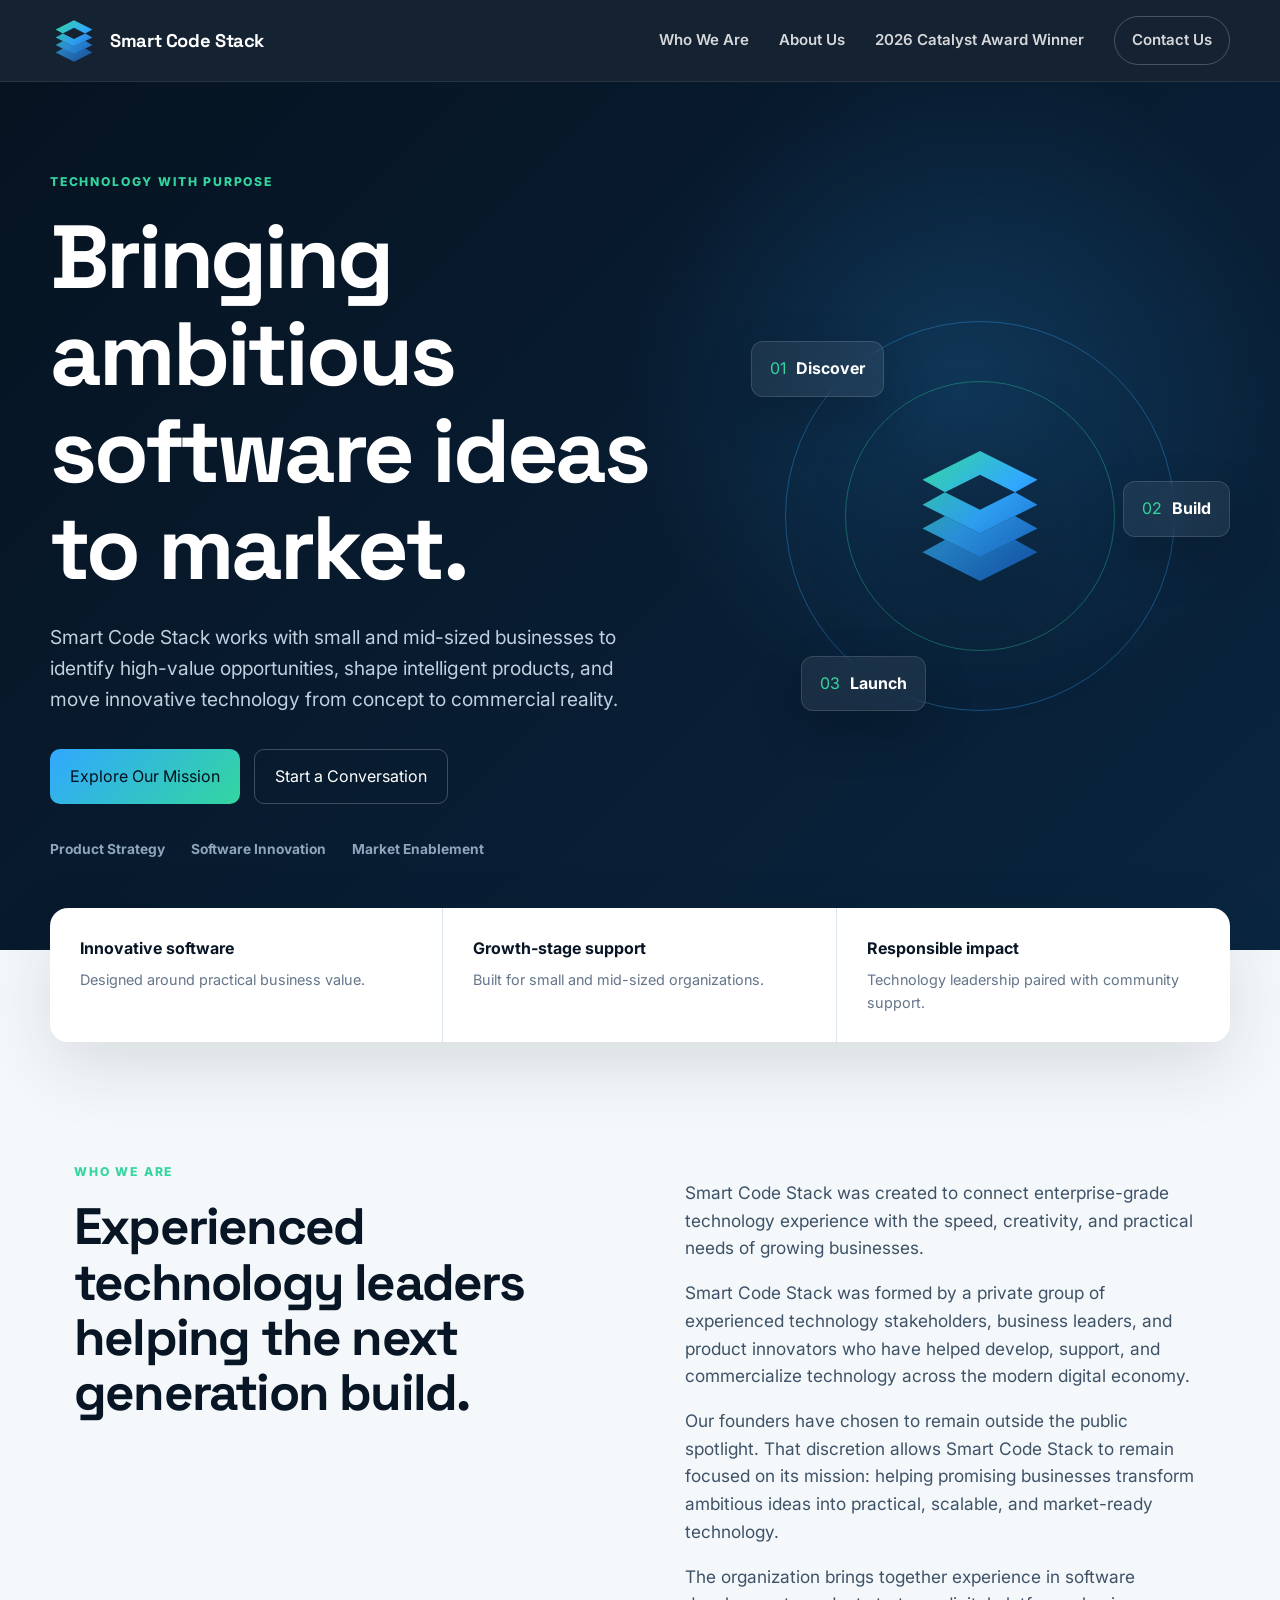
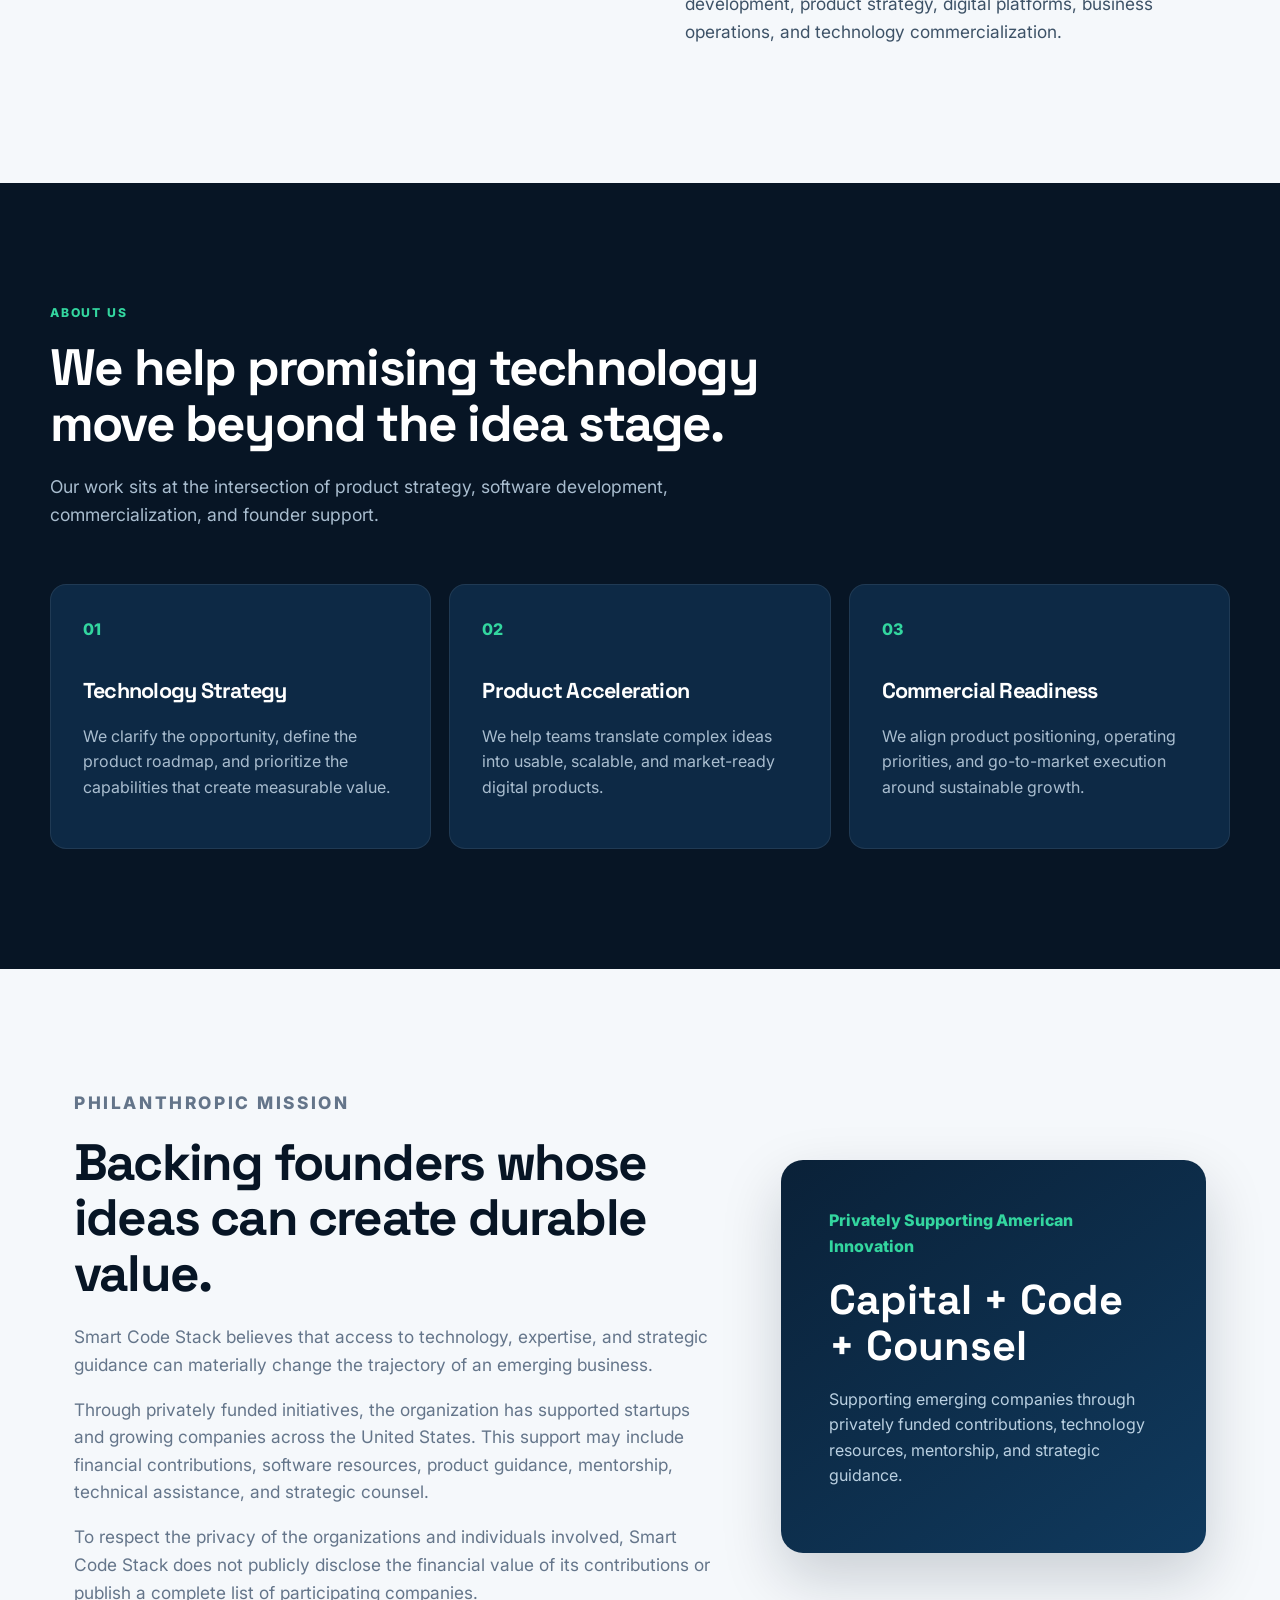
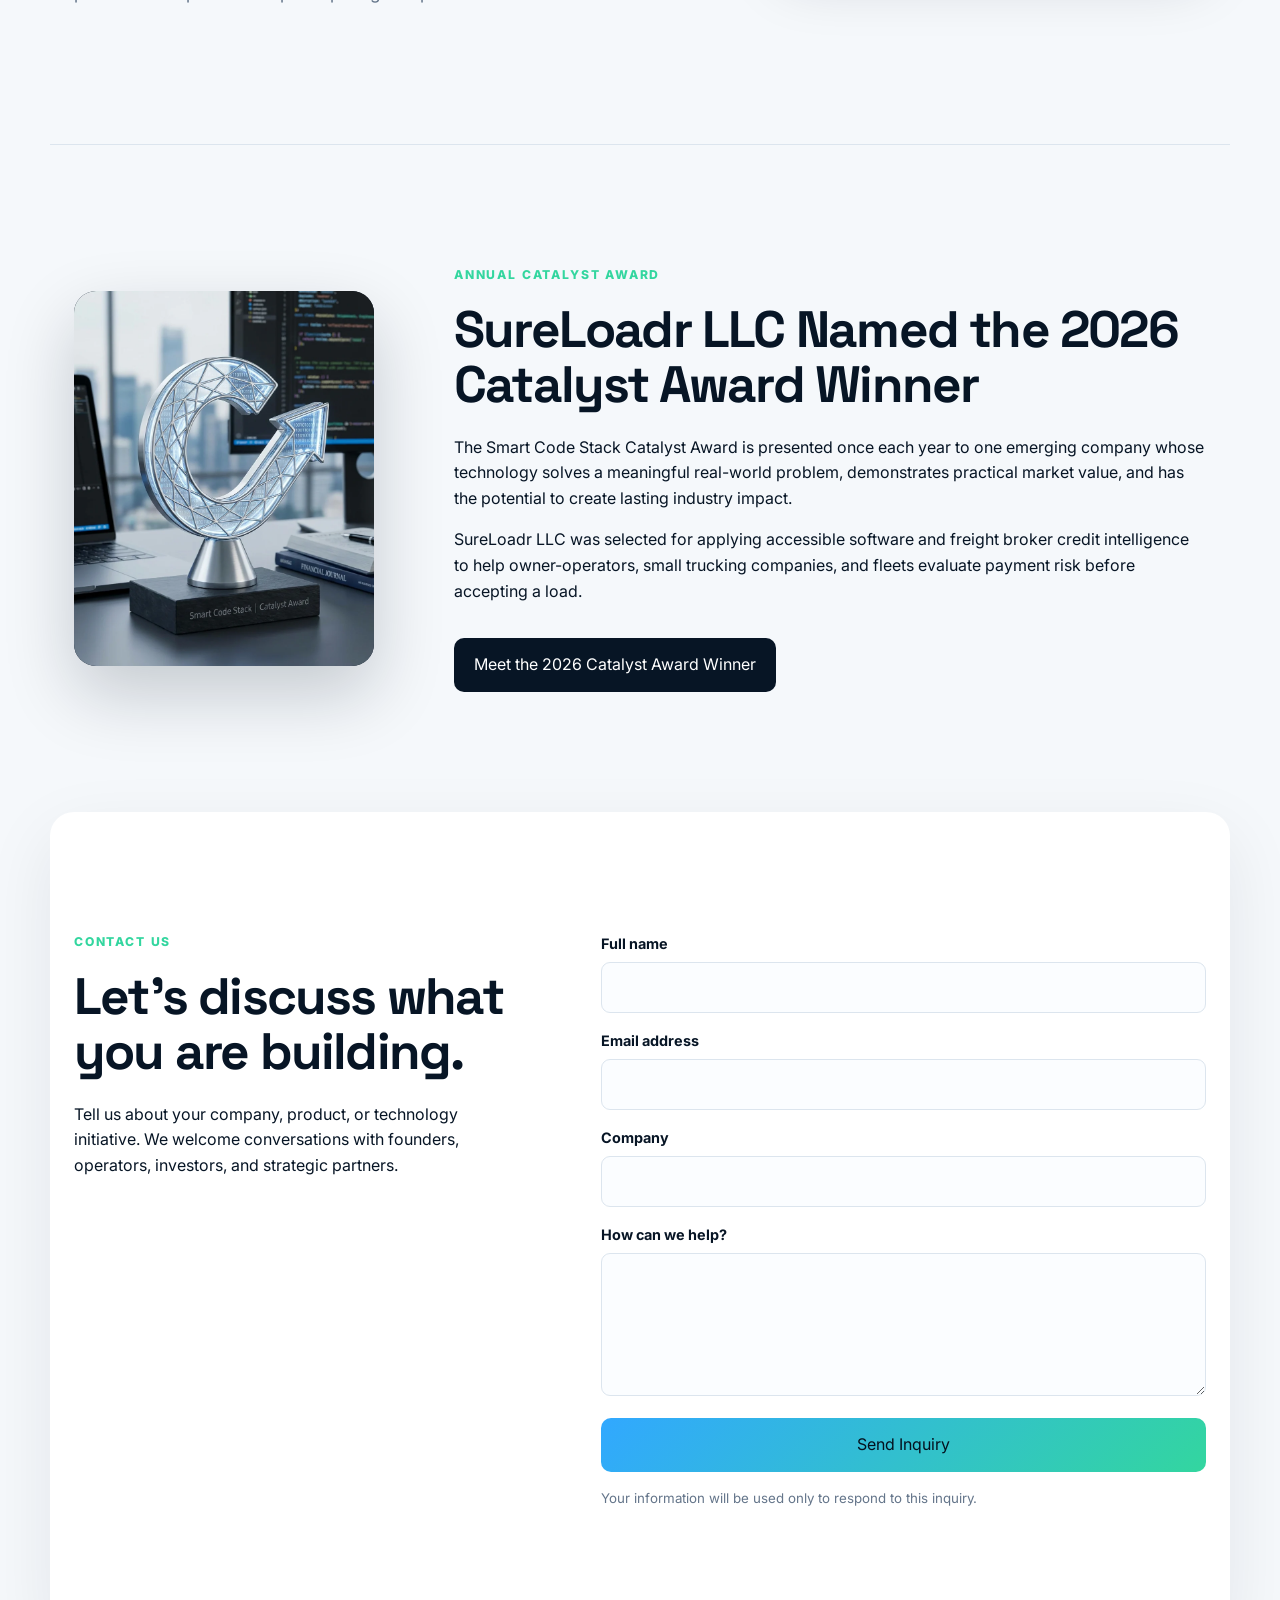
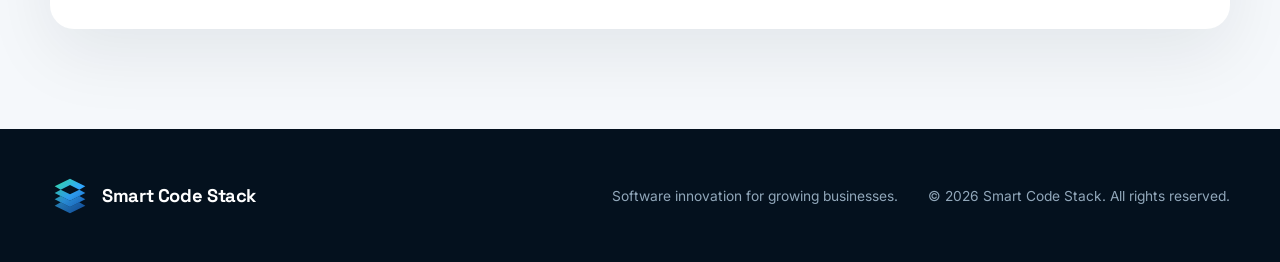
<file: index.html>
<!doctype html>
<html lang="en">
<head>
  <meta charset="utf-8">
  <meta name="viewport" content="width=device-width, initial-scale=1">
  <title>Smart Code Stack | Technology Innovation for Growing Businesses</title>
  <meta name="description" content="Smart Code Stack helps small and mid-sized businesses bring innovative software and technology to market through strategic guidance, product expertise, and startup support.">
  <meta name="robots" content="index,follow">
  <link rel="canonical" href="https://smartcodestack.com/">
  <meta property="og:title" content="Smart Code Stack | Building What Comes Next">
  <meta property="og:description" content="Helping ambitious small and mid-sized businesses turn innovative software ideas into market-ready technology.">
  <meta property="og:type" content="website">
  <meta property="og:url" content="https://smartcodestack.com/">
  <meta property="og:image" content="https://smartcodestack.com/assets/social-card.svg">
  <meta name="twitter:card" content="summary_large_image">
  <meta name="theme-color" content="#071525">
  <link rel="icon" href="assets/favicon.svg" type="image/svg+xml">
  <link rel="stylesheet" href="styles.css">
  <script type="application/ld+json">
  {
    "@context": "https://schema.org",
    "@type": "Organization",
    "name": "Smart Code Stack",
    "url": "https://smartcodestack.com/",
    "logo": "https://smartcodestack.com/assets/logo-mark.svg",
    "description": "A technology organization focused on helping small and mid-sized businesses bring innovative software products to market.",
    "contactPoint": {
      "@type": "ContactPoint",
      "contactType": "business inquiries",
      "url": "https://smartcodestack.com/#contact"
    }
  }
  </script>
</head>
<body>
  <header class="site-header">
    <a class="brand" href="#top" aria-label="Smart Code Stack home">
      <img src="assets/logo-mark.svg" alt="" width="48" height="48">
      <span>Smart Code Stack</span>
    </a>
    <button class="menu-toggle" aria-expanded="false" aria-controls="site-nav">Menu</button>
    <nav id="site-nav" aria-label="Primary navigation">
      <a href="#who-we-are">Who We Are</a>
      <a href="#about">About Us</a>
      <a href="2026-catalyst-award-winner.html">2026 Catalyst Award Winner</a>
      <a class="nav-cta" href="#contact">Contact Us</a>
    </nav>
  </header>

  <main id="top">
    <section class="hero">
      <div class="hero-copy">
        <p class="eyebrow">Technology with purpose</p>
        <h1>Bringing ambitious software ideas to market.</h1>
        <p class="hero-text">Smart Code Stack works with small and mid-sized businesses to identify high-value opportunities, shape intelligent products, and move innovative technology from concept to commercial reality.</p>
        <div class="hero-actions">
          <a class="button primary" href="#about">Explore Our Mission</a>
          <a class="button secondary" href="#contact">Start a Conversation</a>
        </div>
        <div class="trust-line" aria-label="Areas of focus">
          <span>Product Strategy</span>
          <span>Software Innovation</span>
          <span>Market Enablement</span>
        </div>
      </div>
      <div class="hero-visual" aria-hidden="true">
        <div class="orbit orbit-one"></div>
        <div class="orbit orbit-two"></div>
        <div class="code-card card-one"><span>01</span><strong>Discover</strong></div>
        <div class="code-card card-two"><span>02</span><strong>Build</strong></div>
        <div class="code-card card-three"><span>03</span><strong>Launch</strong></div>
        <img src="assets/logo-mark.svg" alt="">
      </div>
    </section>

    <section class="impact-strip" aria-label="Smart Code Stack focus">
      <article><strong>Innovative software</strong><span>Designed around practical business value.</span></article>
      <article><strong>Growth-stage support</strong><span>Built for small and mid-sized organizations.</span></article>
      <article><strong>Responsible impact</strong><span>Technology leadership paired with community support.</span></article>
    </section>

    <section id="who-we-are" class="section split">
      <div>
        <p class="eyebrow">Who We Are</p>
        <h2>Experienced technology leaders helping the next generation build.</h2>
      </div>
      <div class="prose">
        <p>Smart Code Stack was created to connect enterprise-grade technology experience with the speed, creativity, and practical needs of growing businesses.</p>
        <p>Smart Code Stack was formed by a private group of experienced technology stakeholders, business leaders, and product innovators who have helped develop, support, and commercialize technology across the modern digital economy.</p>
        <p>Our founders have chosen to remain outside the public spotlight. That discretion allows Smart Code Stack to remain focused on its mission: helping promising businesses transform ambitious ideas into practical, scalable, and market-ready technology.</p>
        <p>The organization brings together experience in software development, product strategy, digital platforms, business operations, and technology commercialization.</p>
      </div>
    </section>

    <section id="about" class="section dark-section">
      <div class="section-heading">
        <p class="eyebrow">About Us</p>
        <h2>We help promising technology move beyond the idea stage.</h2>
        <p>Our work sits at the intersection of product strategy, software development, commercialization, and founder support.</p>
      </div>
      <div class="feature-grid">
        <article>
          <span class="feature-number">01</span>
          <h3>Technology Strategy</h3>
          <p>We clarify the opportunity, define the product roadmap, and prioritize the capabilities that create measurable value.</p>
        </article>
        <article>
          <span class="feature-number">02</span>
          <h3>Product Acceleration</h3>
          <p>We help teams translate complex ideas into usable, scalable, and market-ready digital products.</p>
        </article>
        <article>
          <span class="feature-number">03</span>
          <h3>Commercial Readiness</h3>
          <p>We align product positioning, operating priorities, and go-to-market execution around sustainable growth.</p>
        </article>
      </div>
    </section>

    <section class="section impact-section">
      <div class="impact-copy">
        <p class="eyebrow">Philanthropic Mission</p>
        <h2>Backing founders whose ideas can create durable value.</h2>
        <p>Smart Code Stack believes that access to technology, expertise, and strategic guidance can materially change the trajectory of an emerging business.</p>
        <p>Through privately funded initiatives, the organization has supported startups and growing companies across the United States. This support may include financial contributions, software resources, product guidance, mentorship, technical assistance, and strategic counsel.</p>
        <p>To respect the privacy of the organizations and individuals involved, Smart Code Stack does not publicly disclose the financial value of its contributions or publish a complete list of participating companies.</p>
      </div>
      <div class="impact-metric">
        <span class="metric-label">Privately Supporting American Innovation</span>
        <strong>Capital + Code + Counsel</strong>
        <p>Supporting emerging companies through privately funded contributions, technology resources, mentorship, and strategic guidance.</p>
      </div>
    </section>

    <section class="section award-section">
      <figure class="award-image-card">
        <img src="assets/catalyst-award-trophy.webp" alt="Crystal Smart Code Stack Catalyst Award trophy displayed in a software development workspace" width="700" height="875">
      </figure>
      <div>
        <p class="eyebrow">Annual Catalyst Award</p>
        <h2>SureLoadr LLC Named the 2026 Catalyst Award Winner</h2>
        <p>The Smart Code Stack Catalyst Award is presented once each year to one emerging company whose technology solves a meaningful real-world problem, demonstrates practical market value, and has the potential to create lasting industry impact.</p>
        <p>SureLoadr LLC was selected for applying accessible software and freight broker credit intelligence to help owner-operators, small trucking companies, and fleets evaluate payment risk before accepting a load.</p>
        <a class="button award-button" href="2026-catalyst-award-winner.html">Meet the 2026 Catalyst Award Winner</a>
      </div>
    </section>

    <section id="contact" class="section contact-section">
      <div>
        <p class="eyebrow">Contact Us</p>
        <h2>Let’s discuss what you are building.</h2>
        <p>Tell us about your company, product, or technology initiative. We welcome conversations with founders, operators, investors, and strategic partners.</p>
      </div>
      <form class="contact-form" action="https://formsubmit.co/davidwyoe@gmail.com" method="POST">
        <input type="hidden" name="_subject" value="New Smart Code Stack Website Inquiry">
        <input type="hidden" name="_next" value="https://www.smartcodestack.com/contact-confirmation.html">
        <input type="hidden" name="_template" value="table">
        <input type="hidden" name="_captcha" value="false">
        <input type="text" name="_honey" class="form-honeypot" tabindex="-1" autocomplete="off" aria-hidden="true">
        <label>Full name<input type="text" name="name" autocomplete="name" required></label>
        <label>Email address<input type="email" name="email" autocomplete="email" required></label>
        <label>Company<input type="text" name="company" autocomplete="organization"></label>
        <label>How can we help?<textarea name="message" rows="5" required></textarea></label>
        <button class="button primary" type="submit">Send Inquiry</button>
        <small class="form-privacy">Your information will be used only to respond to this inquiry.</small>
      </form>
    </section>
  </main>

  <footer>
    <a class="brand footer-brand" href="#top">
      <img src="assets/logo-mark.svg" alt="" width="40" height="40">
      <span>Smart Code Stack</span>
    </a>
    <p>Software innovation for growing businesses.</p>
    <p>© <span id="year"></span> Smart Code Stack. All rights reserved.</p>
  </footer>
  <script src="script.js"></script>
</body>
</html>
</file>
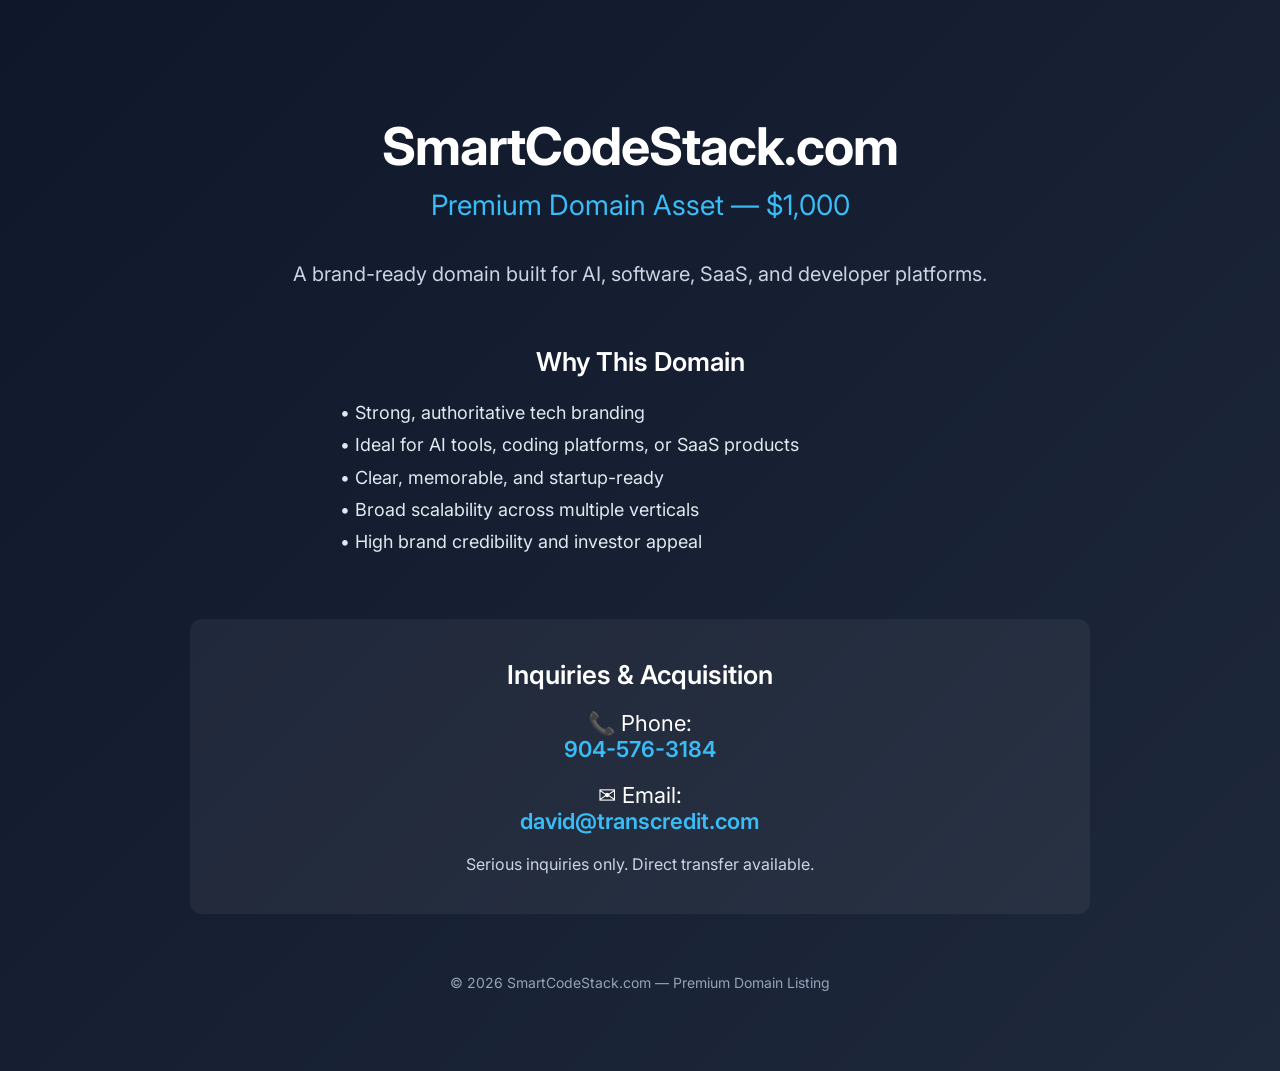
<file: Smart CodeStack/index.html>
<!DOCTYPE html>
<html lang="en">
<head>
<meta charset="UTF-8">
<meta name="viewport" content="width=device-width, initial-scale=1.0">
<title>SmartCodeStack.com | Premium Domain For Sale</title>
<link href="https://fonts.googleapis.com/css2?family=Inter:wght@400;600;700&display=swap" rel="stylesheet">

<style>
body {
    margin: 0;
    font-family: 'Inter', sans-serif;
    background: linear-gradient(135deg, #0f172a, #1e293b);
    color: white;
    text-align: center;
}

.container {
    max-width: 900px;
    margin: 0 auto;
    padding: 80px 20px;
}

h1 {
    font-size: 52px;
    margin-bottom: 10px;
    font-weight: 700;
    letter-spacing: -1px;
}

.price {
    font-size: 28px;
    color: #38bdf8;
    margin-bottom: 40px;
}

.subtitle {
    font-size: 20px;
    color: #cbd5e1;
    margin-bottom: 60px;
}

.section-title {
    font-size: 26px;
    margin-bottom: 20px;
    font-weight: 600;
}

.bullets {
    text-align: left;
    max-width: 600px;
    margin: 0 auto 60px auto;
    line-height: 1.8;
    font-size: 18px;
    color: #e2e8f0;
}

.contact-box {
    background: rgba(255,255,255,0.05);
    padding: 40px;
    border-radius: 12px;
    margin-top: 40px;
}

.contact-item {
    font-size: 22px;
    margin-bottom: 20px;
}

a {
    color: #38bdf8;
    text-decoration: none;
    font-weight: 600;
}

a:hover {
    text-decoration: underline;
}

.footer {
    margin-top: 60px;
    font-size: 14px;
    color: #94a3b8;
}
</style>
</head>

<body>

<div class="container">

    <h1>SmartCodeStack.com</h1>
    <div class="price">Premium Domain Asset — $1,000</div>

    <div class="subtitle">
        A brand-ready domain built for AI, software, SaaS, and developer platforms.
    </div>

    <div class="section-title">Why This Domain</div>

    <div class="bullets">
        • Strong, authoritative tech branding<br>
        • Ideal for AI tools, coding platforms, or SaaS products<br>
        • Clear, memorable, and startup-ready<br>
        • Broad scalability across multiple verticals<br>
        • High brand credibility and investor appeal
    </div>

    <div class="contact-box">
        <div class="section-title">Inquiries & Acquisition</div>

        <div class="contact-item">
            📞 Phone:<br>
            <a href="tel:9045763184">904-576-3184</a>
        </div>

        <div class="contact-item">
            ✉ Email:<br>
            <a href="mailto:david@transcredit.com">david@transcredit.com</a>
        </div>

        <div style="margin-top: 20px; font-size: 16px; color: #cbd5e1;">
            Serious inquiries only. Direct transfer available.
        </div>
    </div>

    <div class="footer">
        © 2026 SmartCodeStack.com — Premium Domain Listing
    </div>

</div>

</body>
</html>
</file>
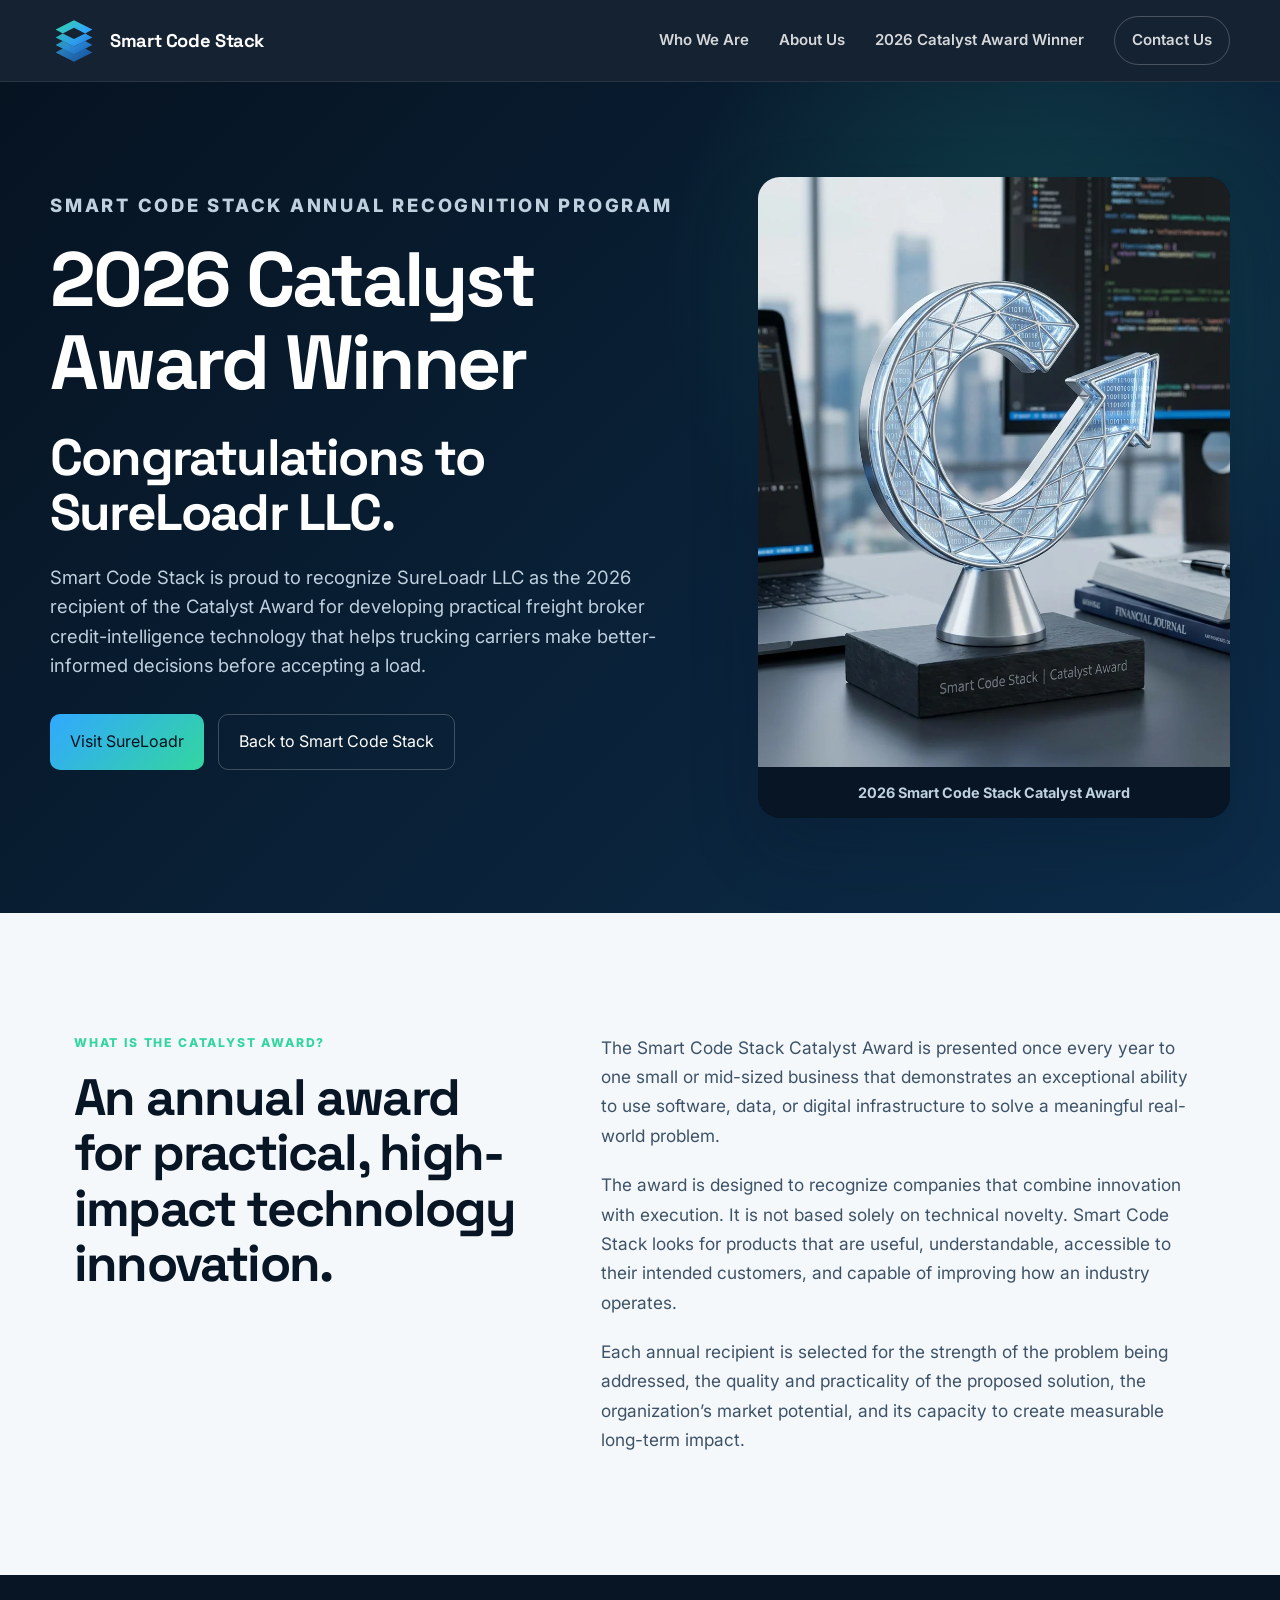
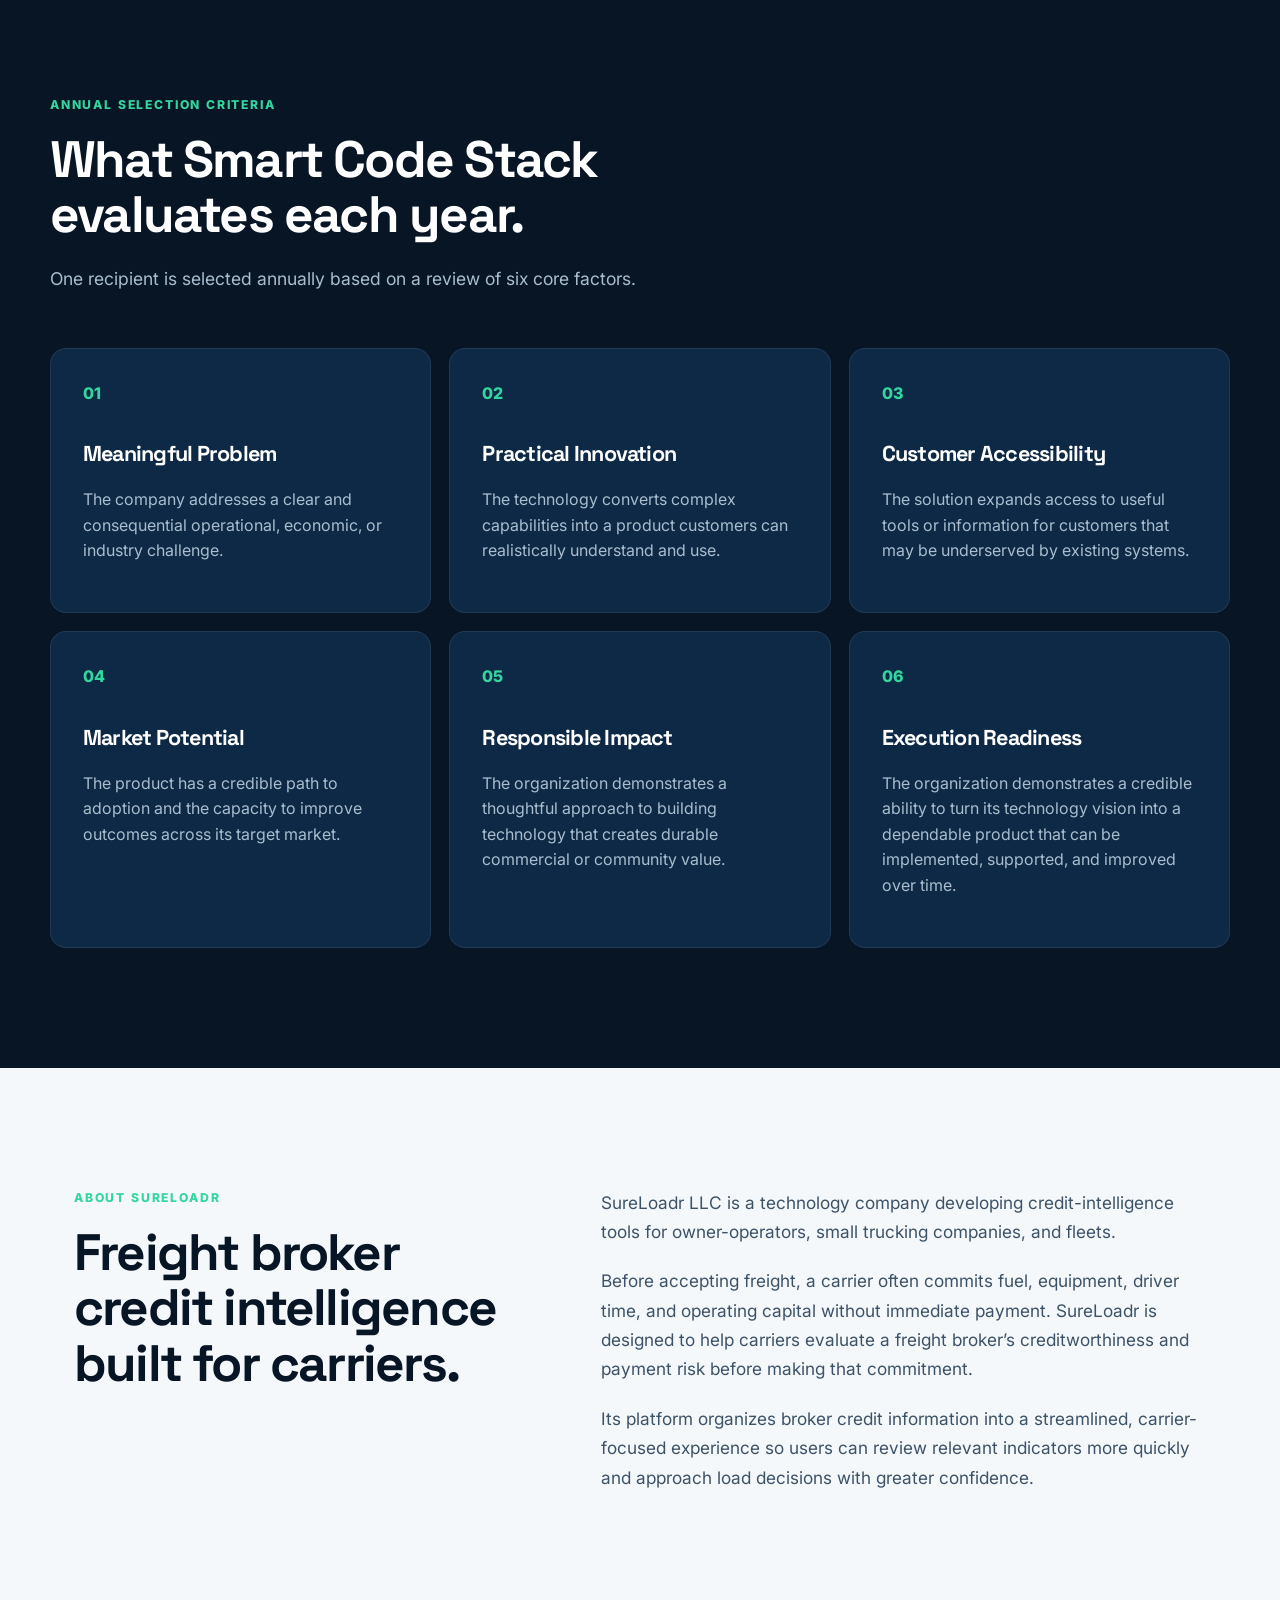
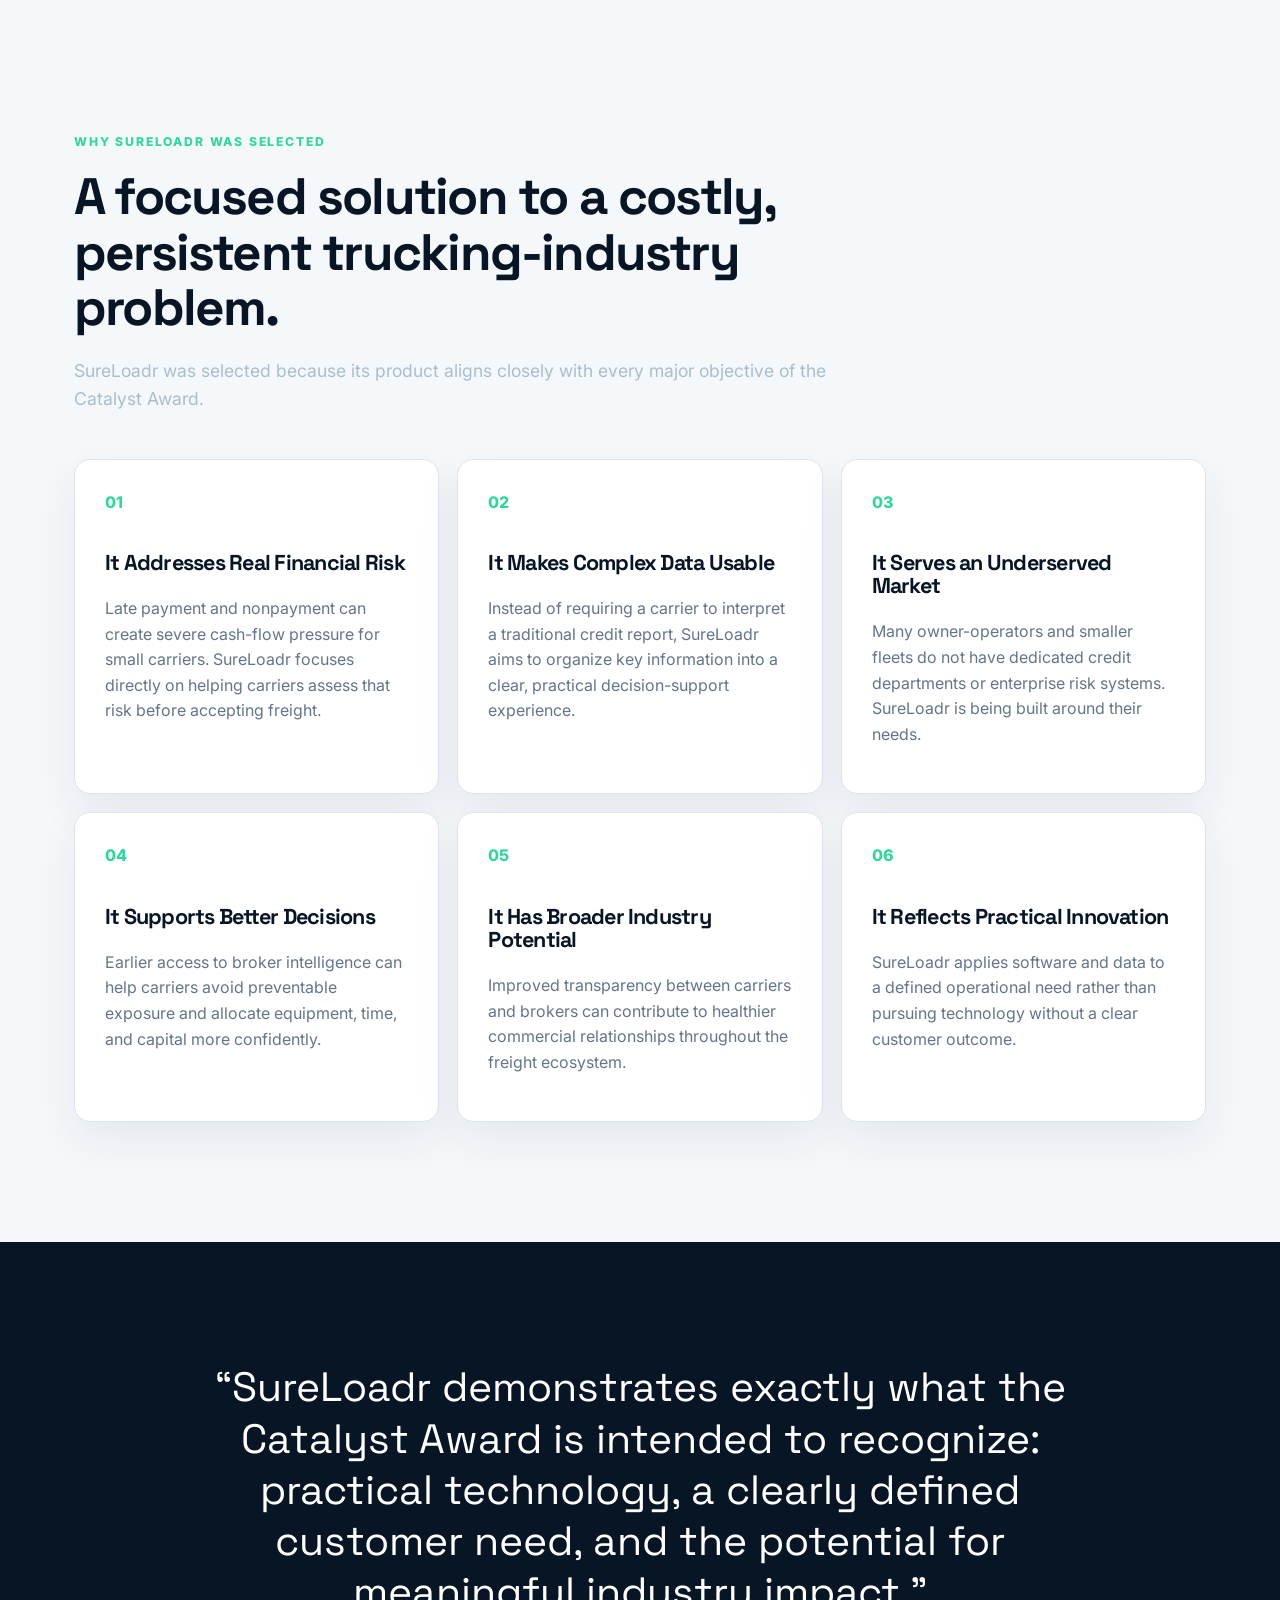
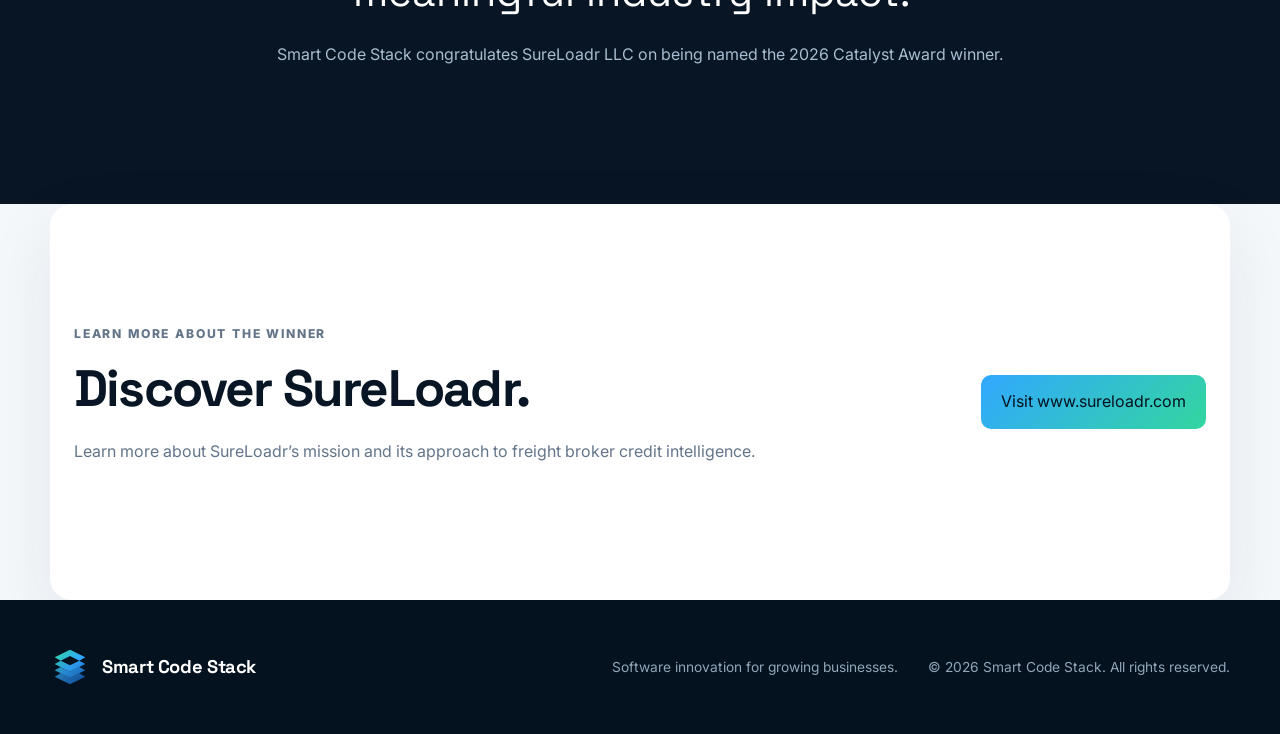
<file: 2026-catalyst-award-winner.html>
<!doctype html>
<html lang="en">
<head>
  <meta charset="utf-8">
  <meta name="viewport" content="width=device-width, initial-scale=1">
  <title>SureLoadr LLC | 2026 Catalyst Award Winner | Smart Code Stack</title>
  <meta name="description" content="SureLoadr LLC is the 2026 Smart Code Stack Catalyst Award winner. Learn what the annual Catalyst Award recognizes and why SureLoadr was selected.">
  <meta name="robots" content="index,follow">
  <link rel="canonical" href="https://www.smartcodestack.com/2026-catalyst-award-winner.html">
  <meta property="og:title" content="SureLoadr LLC Named 2026 Catalyst Award Winner">
  <meta property="og:description" content="Learn about the annual Smart Code Stack Catalyst Award and why SureLoadr LLC was selected as its 2026 recipient.">
  <meta property="og:type" content="article">
  <meta property="og:url" content="https://www.smartcodestack.com/2026-catalyst-award-winner.html">
  <meta property="og:image" content="https://www.smartcodestack.com/assets/social-card.svg">
  <link rel="icon" href="assets/favicon.svg" type="image/svg+xml">
  <link rel="stylesheet" href="styles.css">
</head>
<body>
<header class="site-header">
  <a class="brand" href="index.html"><img src="assets/logo-mark.svg" alt="" width="48" height="48"><span>Smart Code Stack</span></a>
  <button class="menu-toggle" aria-expanded="false" aria-controls="site-nav">Menu</button>
  <nav id="site-nav" aria-label="Primary navigation">
    <a href="index.html#who-we-are">Who We Are</a>
    <a href="index.html#about">About Us</a>
    <a href="2026-catalyst-award-winner.html">2026 Catalyst Award Winner</a>
    <a class="nav-cta" href="index.html#contact">Contact Us</a>
  </nav>
</header>
<main>
  <section class="award-hero">
    <div>
      <p class="eyebrow">Smart Code Stack Annual Recognition Program</p>
      <h1>2026 Catalyst Award Winner</h1>
      <h2 class="winner-name">Congratulations to SureLoadr LLC.</h2>
      <p>Smart Code Stack is proud to recognize SureLoadr LLC as the 2026 recipient of the Catalyst Award for developing practical freight broker credit-intelligence technology that helps trucking carriers make better-informed decisions before accepting a load.</p>
      <div class="hero-actions">
        <a class="button primary" href="https://www.sureloadr.com/" target="_blank" rel="noopener noreferrer">Visit SureLoadr</a>
        <a class="button secondary" href="index.html">Back to Smart Code Stack</a>
      </div>
    </div>
    <figure class="award-hero-image">
      <img src="assets/catalyst-award-trophy.webp" alt="Crystal Smart Code Stack Catalyst Award trophy displayed in a software development workspace" width="700" height="875">
      <figcaption>2026 Smart Code Stack Catalyst Award</figcaption>
    </figure>
  </section>

  <section class="section winner-intro">
    <div><p class="eyebrow">What Is the Catalyst Award?</p><h2>An annual award for practical, high-impact technology innovation.</h2></div>
    <div>
      <p class="lead">The Smart Code Stack Catalyst Award is presented once every year to one small or mid-sized business that demonstrates an exceptional ability to use software, data, or digital infrastructure to solve a meaningful real-world problem.</p>
      <p>The award is designed to recognize companies that combine innovation with execution. It is not based solely on technical novelty. Smart Code Stack looks for products that are useful, understandable, accessible to their intended customers, and capable of improving how an industry operates.</p>
      <p>Each annual recipient is selected for the strength of the problem being addressed, the quality and practicality of the proposed solution, the organization’s market potential, and its capacity to create measurable long-term impact.</p>
    </div>
  </section>

  <section class="section dark-section">
    <div class="section-heading"><p class="eyebrow">Annual Selection Criteria</p><h2>What Smart Code Stack evaluates each year.</h2><p>One recipient is selected annually based on a review of six core factors.</p></div>
    <div class="feature-grid criteria-grid">
      <article><span class="feature-number">01</span><h3>Meaningful Problem</h3><p>The company addresses a clear and consequential operational, economic, or industry challenge.</p></article>
      <article><span class="feature-number">02</span><h3>Practical Innovation</h3><p>The technology converts complex capabilities into a product customers can realistically understand and use.</p></article>
      <article><span class="feature-number">03</span><h3>Customer Accessibility</h3><p>The solution expands access to useful tools or information for customers that may be underserved by existing systems.</p></article>
      <article><span class="feature-number">04</span><h3>Market Potential</h3><p>The product has a credible path to adoption and the capacity to improve outcomes across its target market.</p></article>
      <article><span class="feature-number">05</span><h3>Responsible Impact</h3><p>The organization demonstrates a thoughtful approach to building technology that creates durable commercial or community value.</p></article>
      <article><span class="feature-number">06</span><h3>Execution Readiness</h3><p>The organization demonstrates a credible ability to turn its technology vision into a dependable product that can be implemented, supported, and improved over time.</p></article>
    </div>
  </section>

  <section class="section winner-intro">
    <div><p class="eyebrow">About SureLoadr</p><h2>Freight broker credit intelligence built for carriers.</h2></div>
    <div>
      <p class="lead">SureLoadr LLC is a technology company developing credit-intelligence tools for owner-operators, small trucking companies, and fleets.</p>
      <p>Before accepting freight, a carrier often commits fuel, equipment, driver time, and operating capital without immediate payment. SureLoadr is designed to help carriers evaluate a freight broker’s creditworthiness and payment risk before making that commitment.</p>
      <p>Its platform organizes broker credit information into a streamlined, carrier-focused experience so users can review relevant indicators more quickly and approach load decisions with greater confidence.</p>
    </div>
  </section>

  <section class="section">
    <div class="section-heading"><p class="eyebrow">Why SureLoadr Was Selected</p><h2>A focused solution to a costly, persistent trucking-industry problem.</h2><p>SureLoadr was selected because its product aligns closely with every major objective of the Catalyst Award.</p></div>
    <div class="winner-grid">
      <article><span class="feature-number">01</span><h3>It Addresses Real Financial Risk</h3><p>Late payment and nonpayment can create severe cash-flow pressure for small carriers. SureLoadr focuses directly on helping carriers assess that risk before accepting freight.</p></article>
      <article><span class="feature-number">02</span><h3>It Makes Complex Data Usable</h3><p>Instead of requiring a carrier to interpret a traditional credit report, SureLoadr aims to organize key information into a clear, practical decision-support experience.</p></article>
      <article><span class="feature-number">03</span><h3>It Serves an Underserved Market</h3><p>Many owner-operators and smaller fleets do not have dedicated credit departments or enterprise risk systems. SureLoadr is being built around their needs.</p></article>
      <article><span class="feature-number">04</span><h3>It Supports Better Decisions</h3><p>Earlier access to broker intelligence can help carriers avoid preventable exposure and allocate equipment, time, and capital more confidently.</p></article>
      <article><span class="feature-number">05</span><h3>It Has Broader Industry Potential</h3><p>Improved transparency between carriers and brokers can contribute to healthier commercial relationships throughout the freight ecosystem.</p></article>
      <article><span class="feature-number">06</span><h3>It Reflects Practical Innovation</h3><p>SureLoadr applies software and data to a defined operational need rather than pursuing technology without a clear customer outcome.</p></article>
    </div>
  </section>

  <section class="section quote-section">
    <blockquote>“SureLoadr demonstrates exactly what the Catalyst Award is intended to recognize: practical technology, a clearly defined customer need, and the potential for meaningful industry impact.”</blockquote>
    <p>Smart Code Stack congratulates SureLoadr LLC on being named the 2026 Catalyst Award winner.</p>
  </section>

  <section class="section visit-sureloadr">
    <div><p class="eyebrow">Learn More About the Winner</p><h2>Discover SureLoadr.</h2><p>Learn more about SureLoadr’s mission and its approach to freight broker credit intelligence.</p></div>
    <a class="button primary" href="https://www.sureloadr.com/" target="_blank" rel="noopener noreferrer">Visit www.sureloadr.com</a>
  </section>
</main>
<footer><a class="brand footer-brand" href="index.html"><img src="assets/logo-mark.svg" alt="" width="40" height="40"><span>Smart Code Stack</span></a><p>Software innovation for growing businesses.</p><p>© <span id="year"></span> Smart Code Stack. All rights reserved.</p></footer>
<script src="script.js"></script>
</body></html>
</file>
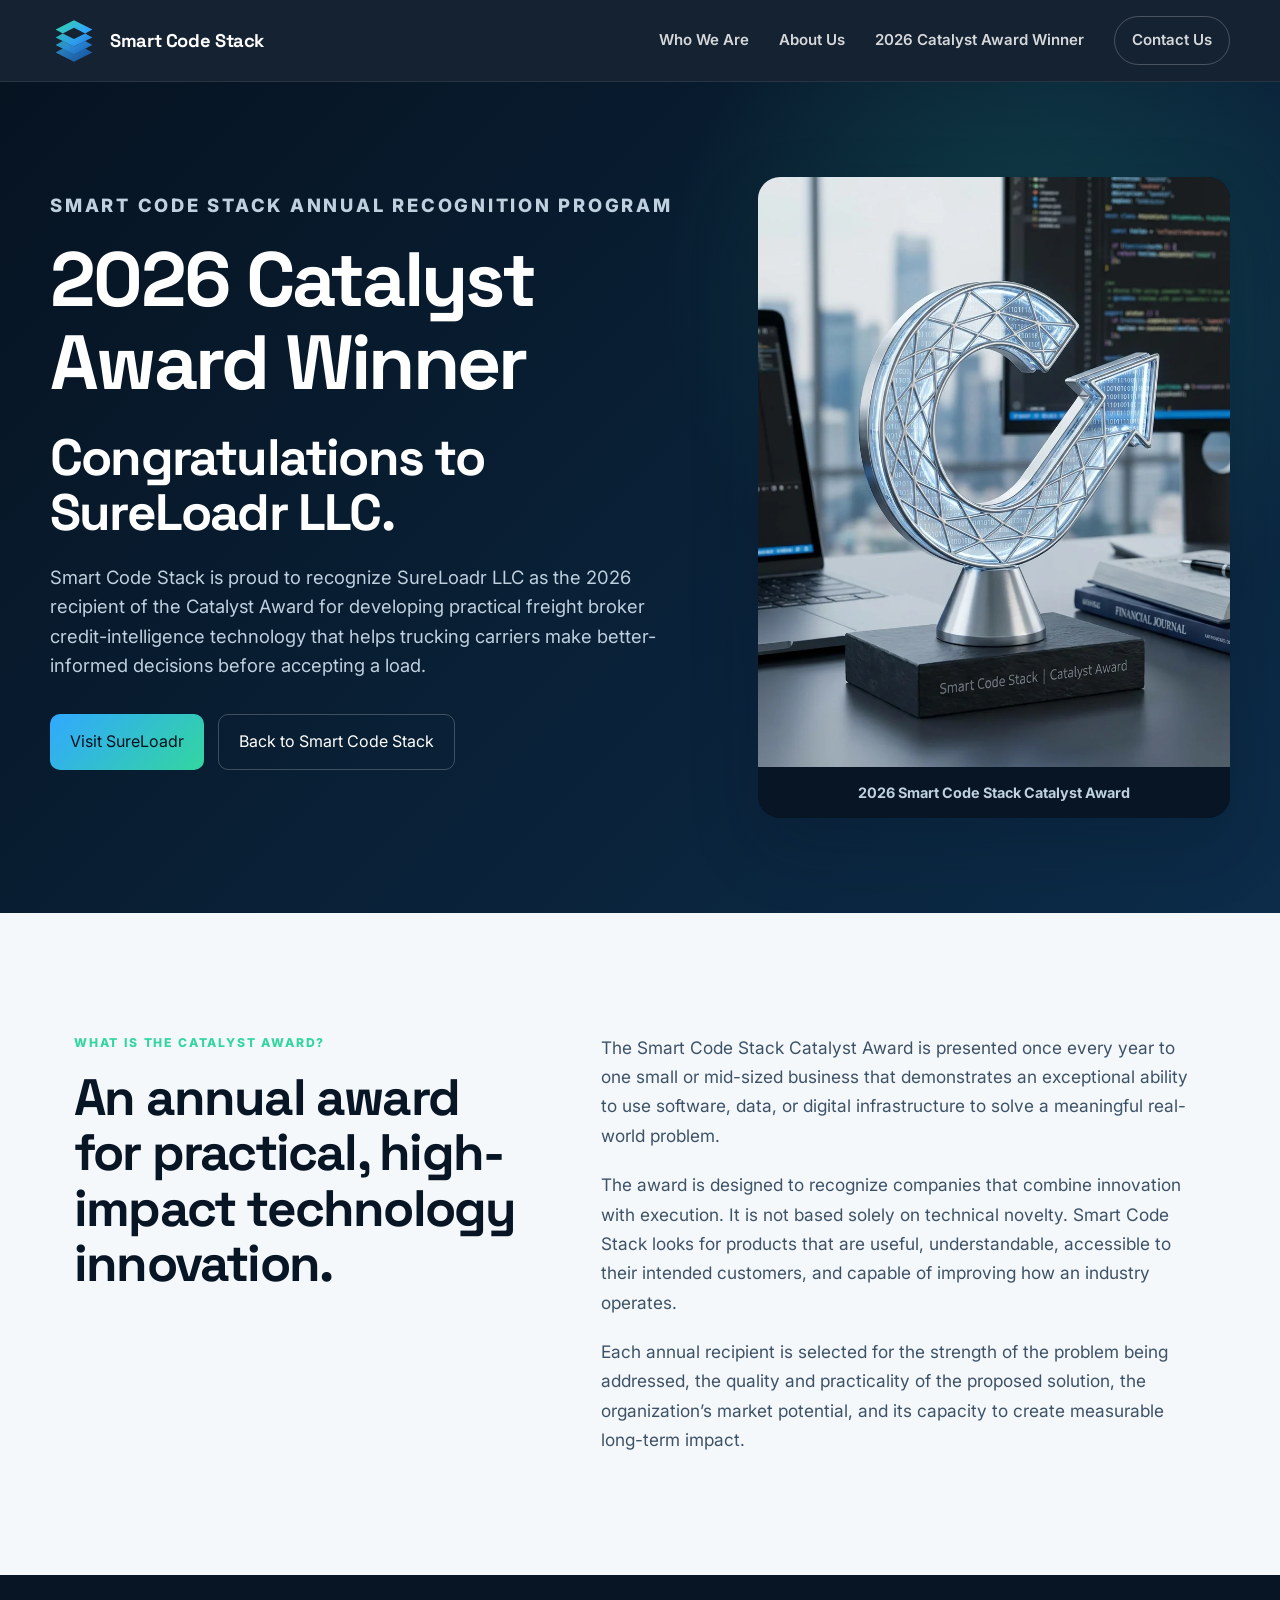
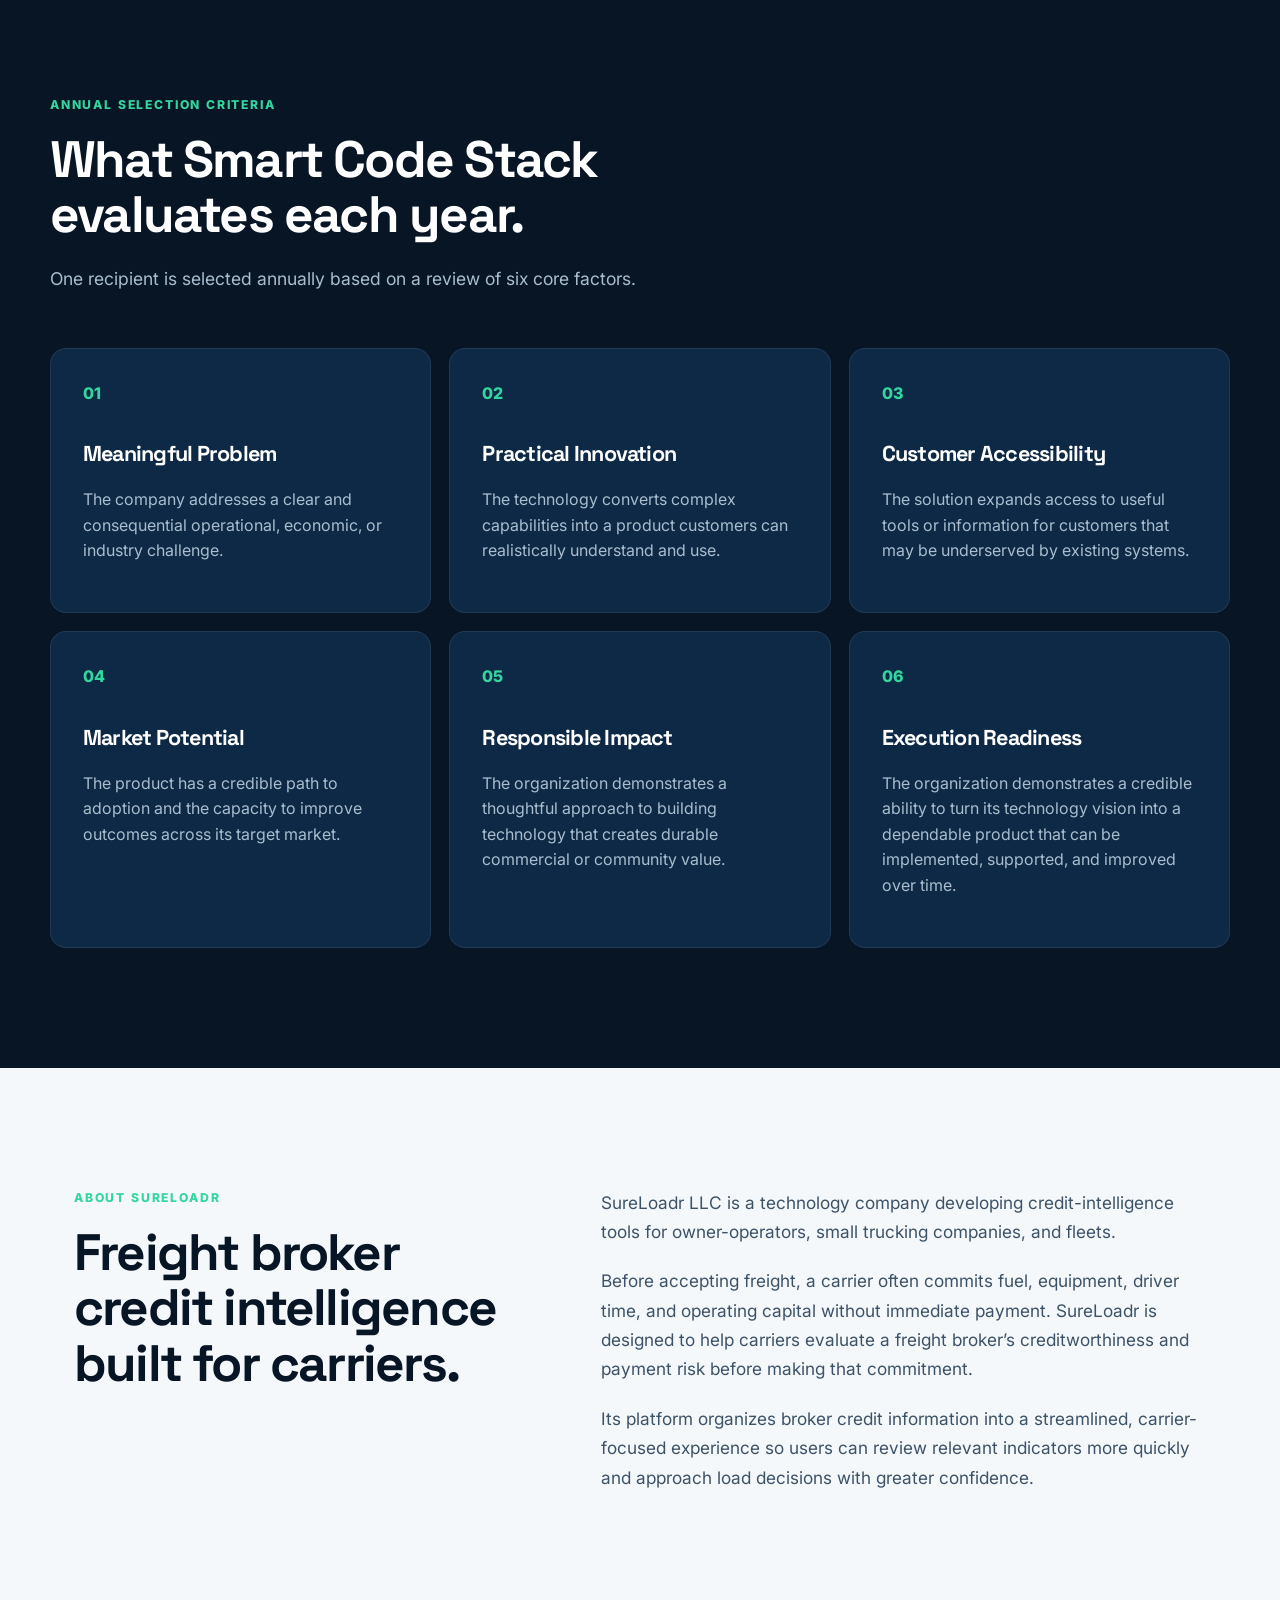
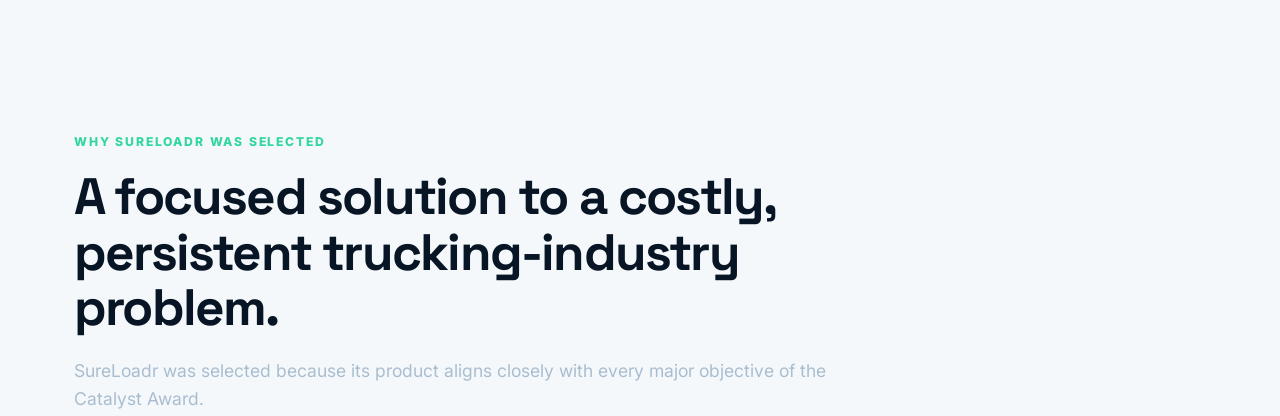
<file: catalyst-award-2026.html>
<!doctype html>
<html lang="en">
<head>
  <meta charset="utf-8">
  <meta http-equiv="refresh" content="0; url=2026-catalyst-award-winner.html">
  <link rel="canonical" href="https://www.smartcodestack.com/2026-catalyst-award-winner.html">
  <title>2026 Catalyst Award Winner</title>
</head>
<body>
  <p><a href="2026-catalyst-award-winner.html">View the 2026 Catalyst Award winner.</a></p>
</body>
</html>
</file>
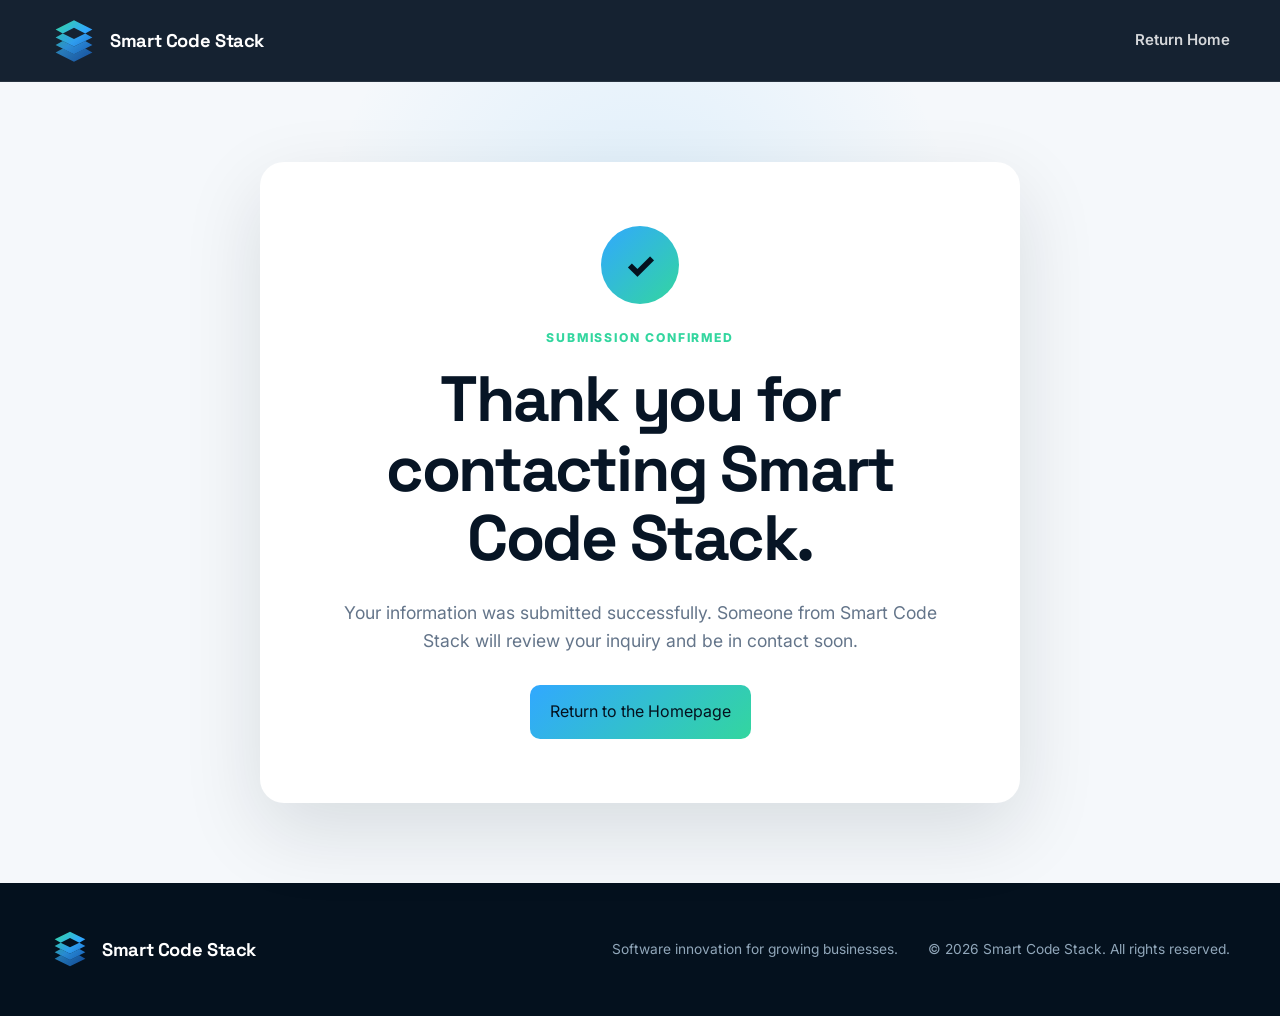
<file: contact-confirmation.html>
<!doctype html>
<html lang="en">
<head>
  <meta charset="utf-8">
  <meta name="viewport" content="width=device-width, initial-scale=1">
  <title>Inquiry Submitted | Smart Code Stack</title>
  <meta name="description" content="Your inquiry has been submitted to Smart Code Stack.">
  <meta name="robots" content="noindex,follow">
  <link rel="icon" href="assets/favicon.svg" type="image/svg+xml">
  <link rel="stylesheet" href="styles.css">
</head>
<body>
  <header class="site-header">
    <a class="brand" href="index.html" aria-label="Smart Code Stack home">
      <img src="assets/logo-mark.svg" alt="" width="48" height="48">
      <span>Smart Code Stack</span>
    </a>
    <nav aria-label="Primary navigation">
      <a href="index.html">Return Home</a>
    </nav>
  </header>

  <main class="confirmation-main">
    <section class="confirmation-card">
      <div class="confirmation-check" aria-hidden="true">✓</div>
      <p class="eyebrow">Submission Confirmed</p>
      <h1>Thank you for contacting Smart Code Stack.</h1>
      <p>Your information was submitted successfully. Someone from Smart Code Stack will review your inquiry and be in contact soon.</p>
      <a class="button primary" href="index.html">Return to the Homepage</a>
    </section>
  </main>

  <footer>
    <a class="brand footer-brand" href="index.html">
      <img src="assets/logo-mark.svg" alt="" width="40" height="40">
      <span>Smart Code Stack</span>
    </a>
    <p>Software innovation for growing businesses.</p>
    <p>© <span id="year"></span> Smart Code Stack. All rights reserved.</p>
  </footer>
  <script src="script.js"></script>
</body>
</html>
</file>
<file: styles.css>
@import url('https://fonts.googleapis.com/css2?family=Inter:wght@400;500;600;700;800&family=Space+Grotesk:wght@600;700&display=swap');

:root{
  --ink:#071525; --ink-2:#0b2139; --paper:#f5f8fb; --white:#fff;
  --blue:#31a8ff; --green:#33d69f; --muted:#64758a; --line:#dce5ee;
  --max:1180px;
}
*{box-sizing:border-box}
html{scroll-behavior:smooth}
body{margin:0;font-family:Inter,system-ui,sans-serif;color:var(--ink);background:var(--paper);line-height:1.6}
a{color:inherit;text-decoration:none}
img{max-width:100%}
.site-header{height:82px;padding:0 max(24px,calc((100vw - var(--max))/2));display:flex;align-items:center;justify-content:space-between;background:rgba(7,21,37,.94);color:#fff;position:sticky;top:0;z-index:20;backdrop-filter:blur(16px);border-bottom:1px solid rgba(255,255,255,.08)}
.brand{display:flex;align-items:center;gap:12px;font-family:"Space Grotesk",sans-serif;font-weight:700;font-size:1.15rem;letter-spacing:-.02em}
.site-header nav{display:flex;align-items:center;gap:30px;font-weight:600;font-size:.94rem}
.site-header nav a{opacity:.82}.site-header nav a:hover{opacity:1}
.nav-cta{padding:11px 17px;border:1px solid rgba(255,255,255,.28);border-radius:999px}
.menu-toggle{display:none;background:none;border:1px solid rgba(255,255,255,.25);color:#fff;padding:8px 12px;border-radius:8px}
.hero{min-height:720px;background:radial-gradient(circle at 75% 35%,rgba(49,168,255,.18),transparent 30%),linear-gradient(135deg,#061321,#0a2540);color:#fff;display:grid;grid-template-columns:1.1fr .9fr;align-items:center;gap:70px;padding:90px max(24px,calc((100vw - var(--max))/2))}
.eyebrow{text-transform:uppercase;letter-spacing:.15em;font-weight:800;font-size:.76rem;color:var(--green);margin:0 0 18px}
h1,h2,h3{font-family:"Space Grotesk",sans-serif;line-height:1.08;letter-spacing:-.035em;margin-top:0}
h1{font-size:clamp(3.2rem,7vw,6.4rem);max-width:800px;margin-bottom:26px}
h2{font-size:clamp(2.1rem,4vw,4rem);margin-bottom:22px}
h3{font-size:1.35rem}
.hero-text{font-size:1.2rem;color:#bfd0df;max-width:700px}
.hero-actions{display:flex;gap:14px;margin:34px 0}
.button{display:inline-flex;justify-content:center;align-items:center;border-radius:10px;padding:14px 20px;font-weight:800;border:0;cursor:pointer;font:inherit}
.primary{background:linear-gradient(135deg,var(--blue),var(--green));color:#04111e}
.secondary{border:1px solid rgba(255,255,255,.22);color:#fff}
.trust-line{display:flex;gap:26px;flex-wrap:wrap;color:#8da6bb;font-size:.86rem;font-weight:700}
.hero-visual{height:470px;position:relative;display:grid;place-items:center}
.hero-visual>img{width:150px;filter:drop-shadow(0 30px 60px rgba(0,0,0,.4));z-index:3}
.orbit{position:absolute;border:1px solid rgba(49,168,255,.35);border-radius:50%}
.orbit-one{width:390px;height:390px}.orbit-two{width:270px;height:270px;border-color:rgba(51,214,159,.35)}
.code-card{position:absolute;background:rgba(255,255,255,.07);border:1px solid rgba(255,255,255,.13);backdrop-filter:blur(10px);padding:14px 18px;border-radius:12px;display:flex;gap:10px;box-shadow:0 20px 50px rgba(0,0,0,.2)}
.code-card span{color:var(--green)}.card-one{top:60px;left:20px}.card-two{right:0;top:200px}.card-three{bottom:40px;left:70px}
.impact-strip{display:grid;grid-template-columns:repeat(3,1fr);max-width:var(--max);margin:-42px auto 0;position:relative;z-index:4;background:#fff;border-radius:18px;box-shadow:0 24px 70px rgba(7,21,37,.12);overflow:hidden}
.impact-strip article{padding:28px 30px;border-right:1px solid var(--line)}.impact-strip article:last-child{border:0}
.impact-strip strong,.impact-strip span{display:block}.impact-strip span{color:var(--muted);font-size:.9rem;margin-top:6px}
.section{max-width:var(--max);margin:auto;padding:120px 24px}
.split{display:grid;grid-template-columns:1fr 1fr;gap:90px;align-items:start}
.prose{font-size:1.08rem;color:#3d5267}
.verification-note,.claim-placeholder{border-left:4px solid #f1b84b;background:#fff8e8;padding:18px 20px;border-radius:0 10px 10px 0;color:#6b5226;font-size:.92rem}
.dark-section{max-width:none;background:var(--ink);color:#fff;padding-left:max(24px,calc((100vw - var(--max))/2));padding-right:max(24px,calc((100vw - var(--max))/2))}
.section-heading{max-width:760px}.section-heading>p:last-child{color:#a9bdcf;font-size:1.1rem}
.feature-grid{display:grid;grid-template-columns:repeat(3,1fr);gap:18px;margin-top:55px}
.feature-grid article{padding:32px;background:#0d2945;border:1px solid rgba(255,255,255,.08);border-radius:16px}
.feature-grid p{color:#a9bdcf}.feature-number{font-weight:800;color:var(--green);display:block;margin-bottom:36px}
.impact-section{display:grid;grid-template-columns:1.2fr .8fr;gap:70px;align-items:center}
.impact-copy>p{color:var(--muted);font-size:1.08rem}
.claim-placeholder span{display:inline-block;text-transform:uppercase;letter-spacing:.1em;font-weight:800;font-size:.7rem;margin-bottom:7px}
.claim-placeholder p{font-weight:700;font-size:1.05rem;color:#4f3c1d}
.impact-metric{background:linear-gradient(145deg,#0a2138,#103a5e);color:#fff;padding:48px;border-radius:22px;box-shadow:0 25px 60px rgba(7,21,37,.18)}
.impact-metric strong{font-family:"Space Grotesk";font-size:2.6rem;line-height:1.1;display:block;margin:18px 0}
.impact-metric p{color:#bad0e1}.metric-label{color:var(--green);font-weight:800}
.award-section{display:grid;grid-template-columns:300px 1fr;gap:80px;align-items:center;border-top:1px solid var(--line)}
.award-mark{height:260px;display:grid;place-items:center;position:relative;background:#081a2c;border-radius:50%;color:#fff;font-family:"Space Grotesk";font-size:3rem;font-weight:800}
.award-ring{position:absolute;inset:24px;border:2px solid var(--green);border-radius:50%;box-shadow:0 0 45px rgba(51,214,159,.25)}
.contact-section{display:grid;grid-template-columns:.85fr 1.15fr;gap:80px;background:#fff;border-radius:24px;margin-bottom:100px;box-shadow:0 24px 70px rgba(7,21,37,.08)}
.contact-form{display:grid;gap:16px}.contact-form label{font-weight:700;font-size:.9rem}
.contact-form input,.contact-form textarea{width:100%;margin-top:7px;padding:13px 14px;border:1px solid var(--line);border-radius:9px;font:inherit;background:#fbfdff}
.contact-form small{color:var(--muted)}
footer{background:#04111e;color:#91a7ba;padding:42px max(24px,calc((100vw - var(--max))/2));display:grid;grid-template-columns:1fr auto auto;gap:30px;align-items:center;font-size:.86rem}.footer-brand{color:#fff}
@media(max-width:850px){
  .menu-toggle{display:block}.site-header nav{display:none;position:absolute;top:82px;left:0;right:0;background:#071525;padding:20px 24px;flex-direction:column;align-items:flex-start}.site-header nav.open{display:flex}
  .hero{grid-template-columns:1fr;padding-top:70px}.hero-visual{height:380px}.impact-strip{grid-template-columns:1fr;margin:0;border-radius:0}.impact-strip article{border-right:0;border-bottom:1px solid var(--line)}
  .split,.impact-section,.award-section,.contact-section{grid-template-columns:1fr;gap:42px}.feature-grid{grid-template-columns:1fr}.award-mark{max-width:260px}.contact-section{border-radius:0;margin-bottom:0}.section{padding-top:80px;padding-bottom:80px}footer{grid-template-columns:1fr}
}


.award-button{margin-top:18px;background:var(--ink);color:#fff}
.award-hero{min-height:580px;background:radial-gradient(circle at 80% 25%,rgba(51,214,159,.18),transparent 30%),linear-gradient(135deg,#061321,#0c2c49);color:#fff;display:grid;grid-template-columns:1.15fr .85fr;align-items:center;gap:70px;padding:95px max(24px,calc((100vw - var(--max))/2))}
.award-hero h1{font-size:clamp(3rem,6vw,5.8rem)}
.award-hero p{color:#bfd0df;font-size:1.15rem;max-width:720px}
.winner-seal{width:min(380px,80vw);aspect-ratio:1;border-radius:50%;margin:auto;display:grid;place-items:center;text-align:center;padding:40px;background:radial-gradient(circle,#123957 0,#081a2c 68%);border:2px solid var(--green);box-shadow:0 0 0 14px rgba(51,214,159,.08),0 35px 80px rgba(0,0,0,.35)}
.winner-seal span{display:block;text-transform:uppercase;letter-spacing:.14em;color:var(--green);font-weight:800;font-size:.75rem}
.winner-seal strong{display:block;font-family:"Space Grotesk";font-size:3rem;line-height:1;margin:18px 0;color:#fff}
.winner-seal small{color:#bad0e1;font-weight:700}
.winner-intro{display:grid;grid-template-columns:.85fr 1.15fr;gap:80px;align-items:start}
.winner-intro .lead{font-size:1.2rem;color:#3d5267}
.winner-grid{display:grid;grid-template-columns:repeat(3,1fr);gap:18px;margin-top:45px}
.winner-grid article{padding:30px;background:#fff;border:1px solid var(--line);border-radius:16px;box-shadow:0 18px 45px rgba(7,21,37,.07)}
.winner-grid p{color:var(--muted)}
.quote-section{background:var(--ink);color:#fff;max-width:none;padding-left:max(24px,calc((100vw - var(--max))/2));padding-right:max(24px,calc((100vw - var(--max))/2));text-align:center}
.quote-section blockquote{font-family:"Space Grotesk";font-size:clamp(1.7rem,3.2vw,3rem);line-height:1.25;max-width:930px;margin:0 auto 24px}
.quote-section p{color:#a9bdcf}
.visit-sureloadr{display:flex;justify-content:space-between;gap:40px;align-items:center;background:#fff;border-radius:22px;box-shadow:0 25px 70px rgba(7,21,37,.08)}
.visit-sureloadr p{color:var(--muted);max-width:720px}
@media(max-width:850px){
  .award-hero,.winner-intro{grid-template-columns:1fr}
  .winner-grid{grid-template-columns:1fr}
  .visit-sureloadr{display:block;border-radius:0}
  .visit-sureloadr .button{margin-top:20px}
}


.winner-seal span{max-width:240px;margin:0 auto;line-height:1.35}
.award-criteria-section{padding-top:40px}


.award-image-card,.award-hero-image{margin:0;overflow:hidden;border-radius:22px;background:#071525;box-shadow:0 28px 70px rgba(7,21,37,.2)}
.award-image-card img,.award-hero-image img{display:block;width:100%;height:auto;aspect-ratio:4/5;object-fit:cover}
.award-hero-image figcaption{padding:14px 18px;text-align:center;color:#bfd0df;background:#071525;font-weight:700;font-size:.9rem}
.form-honeypot{position:absolute!important;left:-9999px!important;width:1px!important;height:1px!important;opacity:0!important}
.form-privacy{color:var(--muted)}
.confirmation-main{min-height:calc(100vh - 180px);display:grid;place-items:center;padding:80px 24px;background:radial-gradient(circle at 50% 20%,rgba(49,168,255,.12),transparent 35%),var(--paper)}
.confirmation-card{width:min(760px,100%);padding:64px;background:#fff;border-radius:24px;text-align:center;box-shadow:0 28px 80px rgba(7,21,37,.12)}
.confirmation-card h1{font-size:clamp(2.3rem,5vw,4.2rem)}
.confirmation-card p:not(.eyebrow){max-width:610px;margin:0 auto 30px;color:var(--muted);font-size:1.1rem}
.confirmation-check{width:78px;height:78px;margin:0 auto 24px;border-radius:50%;display:grid;place-items:center;background:linear-gradient(135deg,var(--blue),var(--green));font-size:2.2rem;font-weight:800;color:#04111e}
@media(max-width:850px){
  .award-image-card{max-width:520px;margin:auto}
  .award-hero-image{max-width:520px;margin:auto}
  .confirmation-card{padding:42px 24px}
}

/* Catalyst award content alignment */
.criteria-grid{grid-template-columns:repeat(3,1fr)}
.winner-intro>div:last-child p{font-size:1.08rem;line-height:1.7;color:#3d5267;margin:0 0 20px}
.winner-intro>div:last-child p:last-child{margin-bottom:0}
.winner-intro .lead{font-size:1.08rem;line-height:1.7;color:#3d5267}
@media(max-width:850px){.criteria-grid{grid-template-columns:1fr}}
</file>
